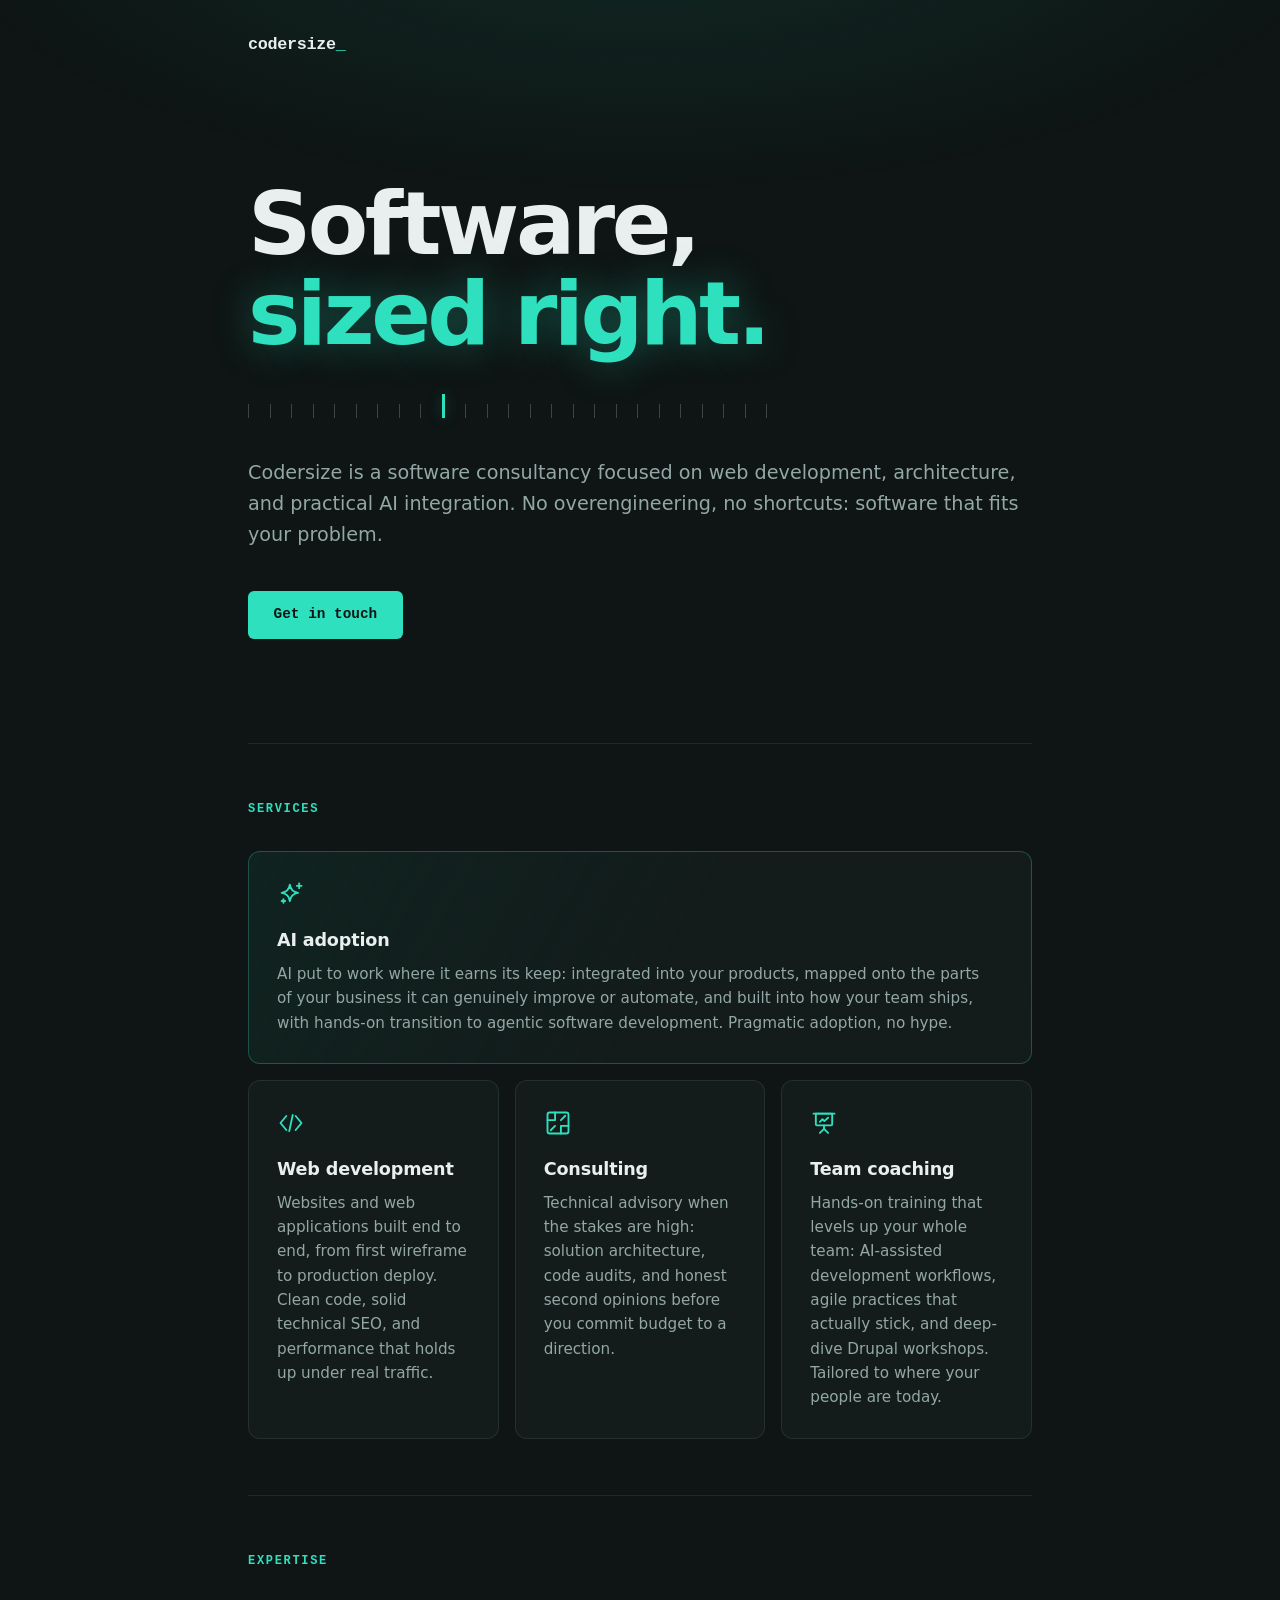
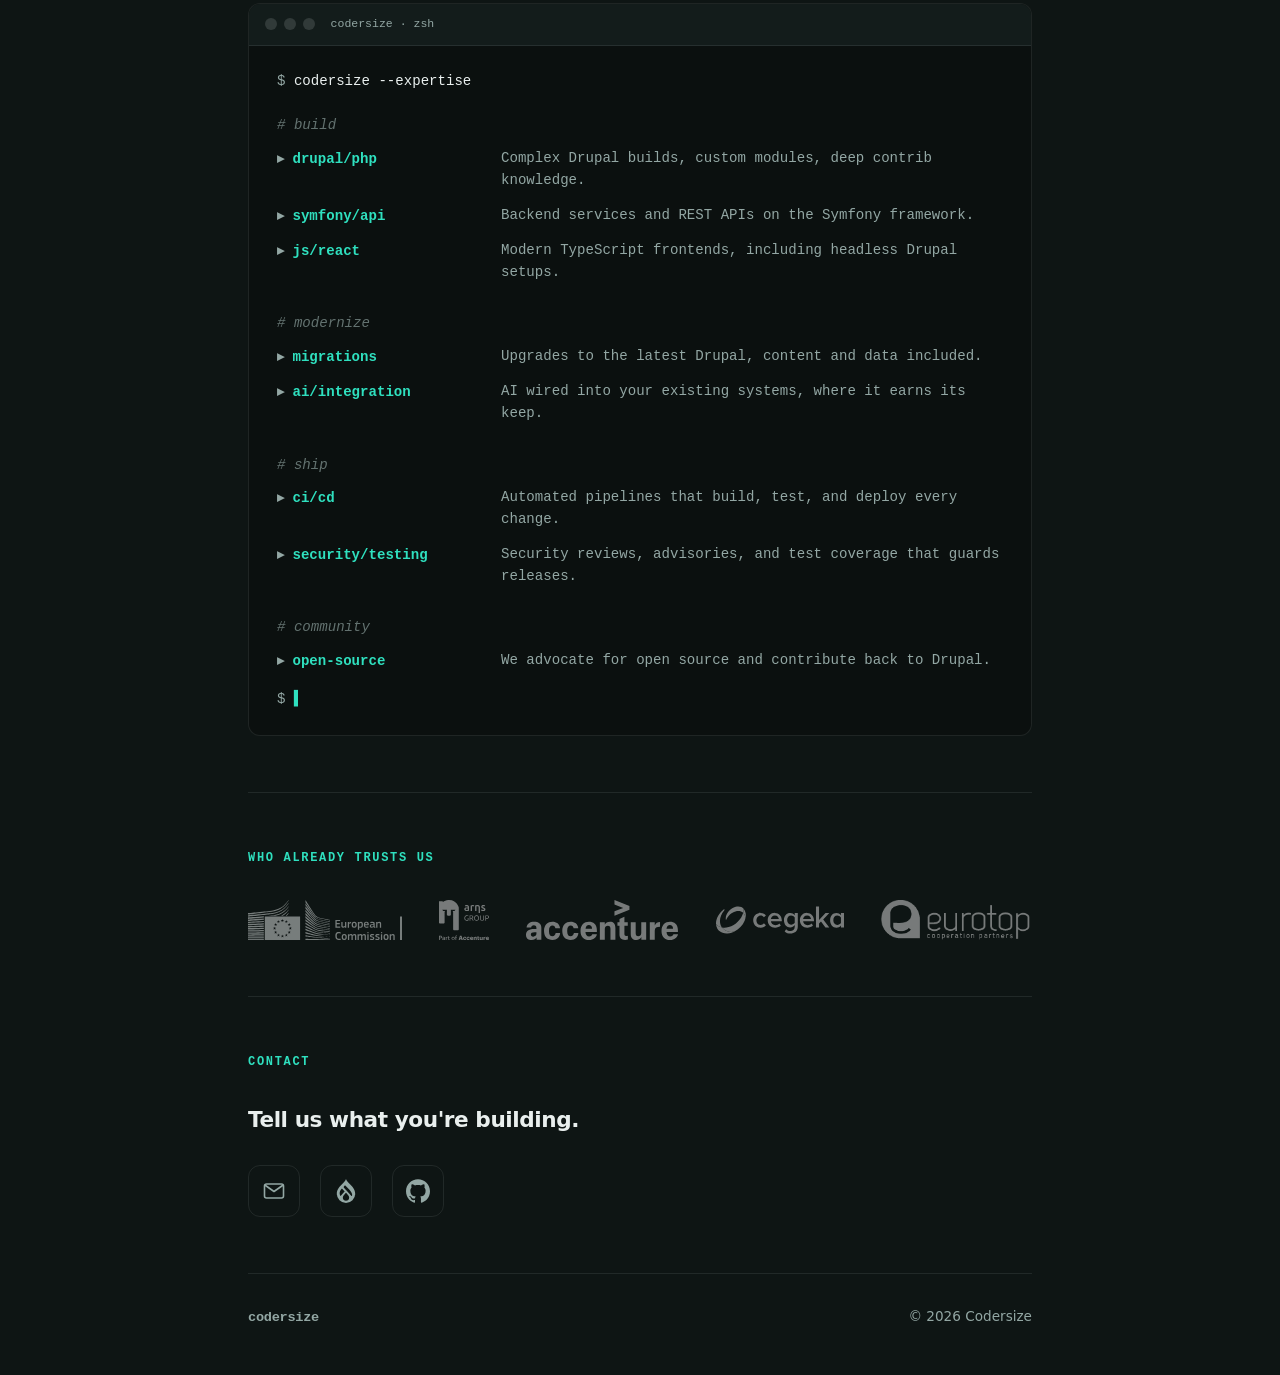
<file: index.html>
<!DOCTYPE html>
<html lang="en">
<head>
  <meta charset="utf-8">
  <meta name="viewport" content="width=device-width, initial-scale=1">
  <title>Codersize | Software consultancy</title>
  <meta name="description" content="Codersize is a software consultancy focused on web development, architecture, and practical AI integration. Software that fits your problem.">
  <meta name="color-scheme" content="dark">
  <meta name="theme-color" content="#0e1514">
  <link rel="stylesheet" href="style.css">
  <link rel="icon" href="data:image/svg+xml,<svg xmlns='http://www.w3.org/2000/svg' viewBox='0 0 16 16'><rect width='16' height='16' fill='%230E1514'/><rect x='3' y='7' width='10' height='2' fill='%232FE0BF'/></svg>">
</head>
<body>

  <header class="site-header">
    <span class="wordmark">codersize<span class="cursor">_</span></span>
  </header>

  <main>
    <section class="hero">
      <div class="hero-head">
      <h1>Software,<br><span class="glow">sized&nbsp;right.</span></h1>
      <div class="ruler" aria-hidden="true">
        <span></span><span></span><span></span><span></span><span></span><span></span><span></span>
        <span></span><span></span>
        <span class="mark"></span>
        <span></span><span></span><span></span><span></span><span></span><span></span><span></span>
        <span></span><span></span><span></span><span></span><span></span><span></span><span></span>
        <span></span>
      </div>
      </div>
      <p class="lede">
        Codersize is a software consultancy focused on web development,
        architecture, and practical AI integration. No overengineering, no
        shortcuts: software that fits your problem.
      </p>
      <a class="cta js-email" href="#contact-label">Get in touch</a>
    </section>

    <section class="services reveal" aria-labelledby="services-label">
      <h2 class="section-label" id="services-label">Services</h2>

      <div class="service-grid">
        <div class="service featured">
          <svg class="service-icon" aria-hidden="true" viewBox="0 0 24 24" fill="none" stroke="currentColor" stroke-width="1.6" stroke-linecap="round" stroke-linejoin="round">
            <path d="M11 4c.6 4.2 2.8 6.4 7 7-4.2.6-6.4 2.8-7 7-.6-4.2-2.8-6.4-7-7 4.2-.6 6.4-2.8 7-7Z"/>
            <path d="M19 3v4"/>
            <path d="M17 5h4"/>
            <path d="M5.5 16.5v3"/>
            <path d="M4 18h3"/>
          </svg>
          <h3>AI adoption</h3>
          <p>
            AI put to work where it earns its keep: integrated into your
            products, mapped onto the parts of your business it can genuinely
            improve or automate, and built into how your team ships, with
            hands-on transition to agentic software development. Pragmatic
            adoption, no hype.
          </p>
        </div>

        <div class="service">
          <svg class="service-icon" aria-hidden="true" viewBox="0 0 24 24" fill="none" stroke="currentColor" stroke-width="1.6" stroke-linecap="round" stroke-linejoin="round">
            <path d="M8 6 3 12l5 6"/>
            <path d="M16 6l5 6-5 6"/>
            <path d="M13.5 5 10.5 19"/>
          </svg>
          <h3>Web development</h3>
          <p>
            Websites and web applications built end to end, from first
            wireframe to production deploy. Clean code, solid technical SEO,
            and performance that holds up under real traffic.
          </p>
        </div>


        <div class="service">
          <svg class="service-icon" aria-hidden="true" viewBox="0 0 24 24" fill="none" stroke="currentColor" stroke-width="1.6" stroke-linecap="round" stroke-linejoin="round">
            <rect x="3" y="3" width="18" height="18" rx="2"/>
            <path d="M3 9.5h6.5V3"/>
            <path d="M21 14.5h-6.5V21"/>
            <path d="M9.5 14.5 5.8 18.2"/>
            <path d="M14.5 9.5 18.2 5.8"/>
          </svg>
          <h3>Consulting</h3>
          <p>
            Technical advisory when the stakes are high: solution
            architecture, code audits, and honest second opinions before you
            commit budget to a direction.
          </p>
        </div>

        <div class="service">
          <svg class="service-icon" aria-hidden="true" viewBox="0 0 24 24" fill="none" stroke="currentColor" stroke-width="1.6" stroke-linecap="round" stroke-linejoin="round">
            <path d="M3 4h18"/>
            <path d="M5 4h14v9a1 1 0 0 1-1 1H6a1 1 0 0 1-1-1V4Z"/>
            <path d="m8.5 11 2.2-2.2 1.6 1.6L15.5 7.5"/>
            <path d="M12 14v3"/>
            <path d="m12 17-3.5 3.5"/>
            <path d="m12 17 3.5 3.5"/>
          </svg>
          <h3>Team coaching</h3>
          <p>
            Hands-on training that levels up your whole team: AI-assisted
            development workflows, agile practices that actually stick, and
            deep-dive Drupal workshops. Tailored to where your people are
            today.
          </p>
        </div>
      </div>
    </section>

    <section class="expertise reveal" aria-labelledby="expertise-label">
      <h2 class="section-label" id="expertise-label">Expertise</h2>
      <div class="terminal">
        <div class="terminal-bar">
          <button type="button" class="dot dot-close" aria-label="Close terminal"></button>
          <button type="button" class="dot dot-min" aria-label="Minimize terminal"></button>
          <button type="button" class="dot dot-zoom" aria-label="Expand terminal"></button>
          <span class="terminal-title">codersize · zsh</span>
        </div>
        <div class="terminal-body">
          <p class="prompt" aria-hidden="true"><span class="prompt-sign">$</span> codersize --expertise</p>
          <p class="term-comment"># build</p>
          <dl>
            <div class="skill">
              <dt>drupal/php</dt>
              <dd>Complex Drupal builds, custom modules, deep contrib knowledge.</dd>
            </div>
            <div class="skill">
              <dt>symfony/api</dt>
              <dd>Backend services and REST APIs on the Symfony framework.</dd>
            </div>
            <div class="skill">
              <dt>js/react</dt>
              <dd>Modern TypeScript frontends, including headless Drupal setups.</dd>
            </div>
          </dl>
          <p class="term-comment"># modernize</p>
          <dl>
            <div class="skill">
              <dt>migrations</dt>
              <dd>Upgrades to the latest Drupal, content and data included.</dd>
            </div>
            <div class="skill">
              <dt>ai/integration</dt>
              <dd>AI wired into your existing systems, where it earns its keep.</dd>
            </div>
          </dl>
          <p class="term-comment"># ship</p>
          <dl>
            <div class="skill">
              <dt>ci/cd</dt>
              <dd>Automated pipelines that build, test, and deploy every change.</dd>
            </div>
            <div class="skill">
              <dt>security/testing</dt>
              <dd>Security reviews, advisories, and test coverage that guards releases.</dd>
            </div>
          </dl>
          <p class="term-comment"># community</p>
          <dl>
            <div class="skill">
              <dt>open-source</dt>
              <dd>We advocate for open source and contribute back to Drupal.</dd>
            </div>
          </dl>
          <p class="prompt" aria-hidden="true"><span class="prompt-sign">$</span> <span class="caret">▍</span></p>
        </div>
      </div>
    </section>

    <section class="clients reveal" aria-labelledby="clients-label">
      <h2 class="section-label" id="clients-label">Who already trusts us</h2>
      <ul class="client-logos">
        <li><img class="no-tint" src="assets/european-commission.svg" alt="European Commission" height="40"></li>
        <li><img src="assets/arhs.svg" alt="Arhs Group" height="40"></li>
        <li><img src="assets/accenture.svg" alt="Accenture" height="40"></li>
        <li><img src="assets/cegeka.svg" alt="Cegeka" height="40"></li>
        <li><img src="assets/eurotop.png" alt="Eurotop" height="40"></li>
      </ul>
    </section>

    <section class="contact reveal" aria-labelledby="contact-label">
      <h2 class="section-label" id="contact-label">Contact</h2>
      <p class="contact-line">
        Tell us what you're building.
      </p>
      <ul class="contact-icons">
        <li>
          <a class="js-email" href="#contact-label" aria-label="Send us an email">
            <svg viewBox="0 0 24 24" fill="none" stroke="currentColor" stroke-width="1.6" stroke-linecap="round" stroke-linejoin="round" aria-hidden="true">
              <rect x="2.5" y="5" width="19" height="14" rx="2"/>
              <path d="m3.5 6.5 8.5 6 8.5-6"/>
            </svg>
          </a>
        </li>
        <li>
          <a href="https://www.drupal.org/u/joevagyok" target="_blank" rel="me noopener" aria-label="Drupal.org profile (opens in a new tab)">
            <svg viewBox="0 0 24 24" fill="currentColor" aria-hidden="true">
              <path d="M15.78 5.113C14.09 3.425 12.48 1.815 11.998 0c-.48 1.815-2.09 3.425-3.778 5.113-2.534 2.53-5.405 5.4-5.405 9.702a9.184 9.185 0 1 0 18.368 0c0-4.303-2.871-7.171-5.405-9.702M6.72 16.954c-.563-.019-2.64-3.6 1.215-7.416l2.55 2.788a.218.218 0 0 1-.016.325c-.61.625-3.204 3.227-3.527 4.126-.066.186-.164.18-.222.177M12 21.677a3.158 3.158 0 0 1-3.158-3.159 3.291 3.291 0 0 1 .787-2.087c.57-.696 2.37-2.655 2.37-2.655s1.774 1.988 2.367 2.649a3.09 3.09 0 0 1 .792 2.093A3.158 3.158 0 0 1 12 21.677m6.046-5.123c-.068.15-.223.398-.431.405-.371.014-.411-.177-.686-.583-.604-.892-5.864-6.39-6.848-7.455-.866-.935-.122-1.595.223-1.94.433-.434.686-.687.686-.687s1.29 1.223 2.983 2.919c1.694 1.695 4.788 4.863 4.073 7.341"/>
            </svg>
          </a>
        </li>
        <li>
          <a href="https://github.com/nagyad" target="_blank" rel="me noopener" aria-label="GitHub profile (opens in a new tab)">
            <svg viewBox="0 0 24 24" fill="currentColor" aria-hidden="true">
              <path d="M12 .297c-6.63 0-12 5.373-12 12 0 5.303 3.438 9.8 8.205 11.385.6.113.82-.258.82-.577 0-.285-.01-1.04-.015-2.04-3.338.724-4.042-1.61-4.042-1.61C4.422 18.07 3.633 17.7 3.633 17.7c-1.087-.744.084-.729.084-.729 1.205.084 1.838 1.236 1.838 1.236 1.07 1.835 2.809 1.305 3.495.998.108-.776.417-1.305.76-1.605-2.665-.3-5.466-1.332-5.466-5.93 0-1.31.465-2.38 1.235-3.22-.135-.303-.54-1.523.105-3.176 0 0 1.005-.322 3.3 1.23.96-.267 1.98-.399 3-.405 1.02.006 2.04.138 3 .405 2.28-1.552 3.285-1.23 3.285-1.23.645 1.653.24 2.873.12 3.176.765.84 1.23 1.91 1.23 3.22 0 4.61-2.805 5.625-5.475 5.92.42.36.81 1.096.81 2.22 0 1.606-.015 2.896-.015 3.286 0 .315.21.69.825.57C20.565 22.092 24 17.592 24 12.297c0-6.627-5.373-12-12-12"/>
            </svg>
          </a>
        </li>
      </ul>
    </section>
  </main>

  <footer class="site-footer">
    <span class="wordmark small">codersize</span>
    <span>&copy; 2026 Codersize</span>
  </footer>

  <script>
    (function () {
      document.documentElement.classList.add('js');

      var reveals = document.querySelectorAll('.reveal');
      if ('IntersectionObserver' in window) {
        var observer = new IntersectionObserver(function (entries) {
          entries.forEach(function (entry) {
            if (entry.isIntersecting) {
              entry.target.classList.add('revealed');
              observer.unobserve(entry.target);
            }
          });
        }, { threshold: 0.12 });
        reveals.forEach(function (el) {
          observer.observe(el);
        });
      } else {
        reveals.forEach(function (el) {
          el.classList.add('revealed');
        });
      }

      document.querySelectorAll('.ruler span').forEach(function (tick, i) {
        tick.style.animationDelay = (i * 0.03).toFixed(2) + 's';
      });

      var address = ['info', ['codersize', 'com'].join('.')].join('@');
      document.querySelectorAll('.js-email').forEach(function (el) {
        el.setAttribute('href', 'mail' + 'to:' + address);
        if (el.hasAttribute('data-email-text')) {
          el.textContent = address;
        }
      });

      var term = document.querySelector('.terminal');
      if (!term) return;
      var body = term.querySelector('.terminal-body');

      term.querySelector('.dot-close').addEventListener('click', function () {
        if (term.classList.contains('exited')) {
          term.classList.remove('shake');
          void term.offsetWidth;
          term.classList.add('shake');
          return;
        }
        term.classList.add('exited');
        var cmd = document.createElement('p');
        cmd.className = 'prompt';
        cmd.innerHTML = '<span class="prompt-sign">$</span> exit';
        var reply = document.createElement('p');
        reply.className = 'prompt egg-line';
        reply.textContent = 'Nice try. We don’t quit on hard problems.';
        body.insertBefore(cmd, body.lastElementChild);
        body.insertBefore(reply, body.lastElementChild);
      });

      term.querySelector('.dot-min').addEventListener('click', function () {
        term.classList.toggle('minimized');
      });

      term.querySelector('.dot-zoom').addEventListener('click', function () {
        term.classList.toggle('zoomed');
      });
    })();
  </script>
</body>
</html>
</file>
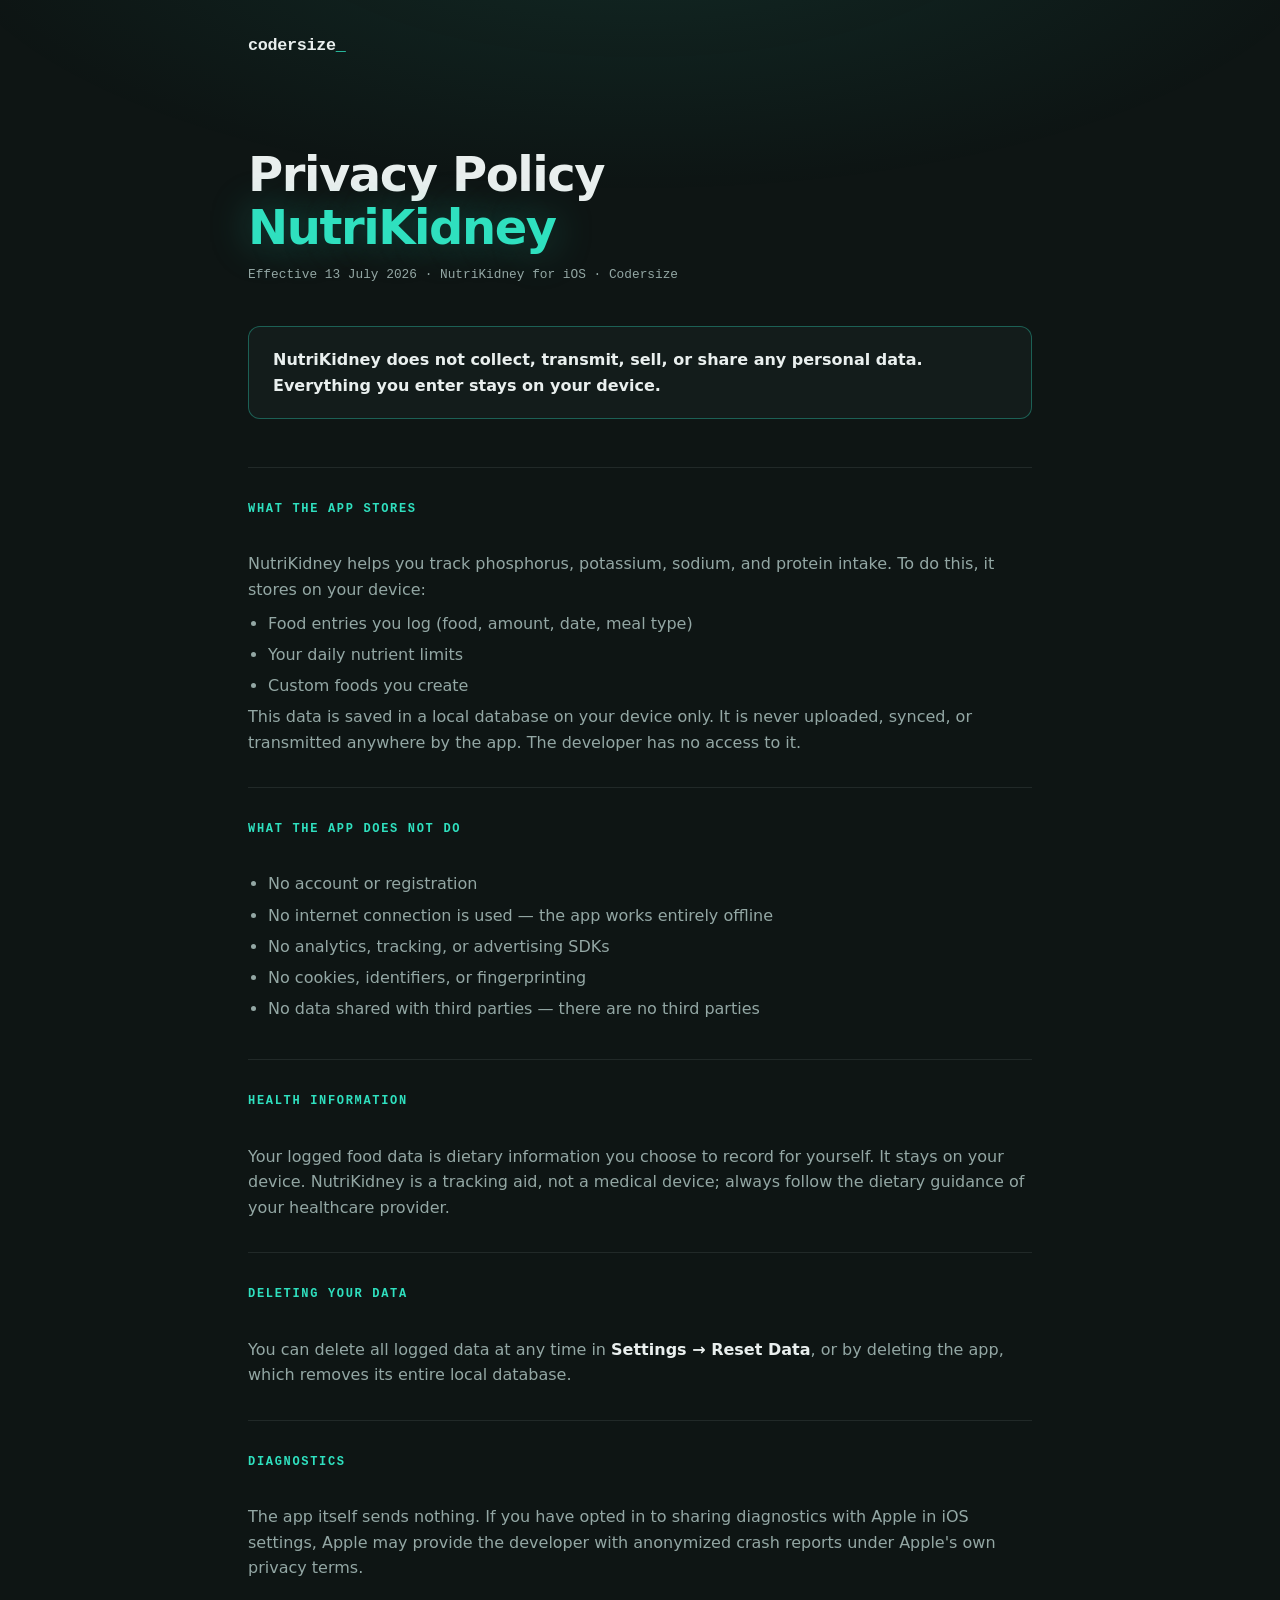
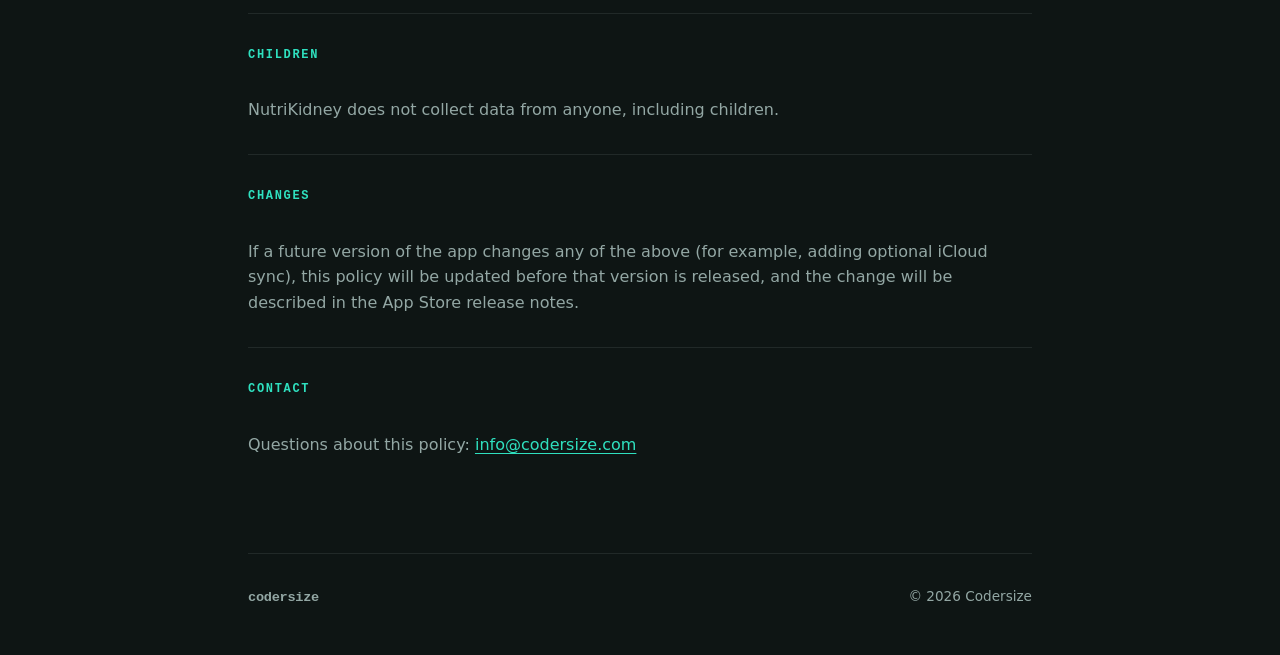
<file: nutrikidney/privacy/index.html>
<!DOCTYPE html>
<html lang="en">
<head>
  <meta charset="utf-8">
  <meta name="viewport" content="width=device-width, initial-scale=1">
  <title>Privacy Policy — NutriKidney | Codersize</title>
  <meta name="description" content="Privacy policy for the NutriKidney iOS app.">
  <meta name="robots" content="noindex">
  <meta name="color-scheme" content="dark">
  <meta name="theme-color" content="#0e1514">
  <link rel="stylesheet" href="/style.css">
  <link rel="icon" href="data:image/svg+xml,<svg xmlns='http://www.w3.org/2000/svg' viewBox='0 0 16 16'><rect width='16' height='16' fill='%230E1514'/><rect x='3' y='7' width='10' height='2' fill='%232FE0BF'/></svg>">
  <style>
    .policy {
      padding: 3.5rem 0 4rem;
      animation: rise 0.7s ease-out both;
    }
    .policy h1 {
      font-size: clamp(2rem, 6vw, 3rem);
      font-weight: 780;
      letter-spacing: -0.03em;
      line-height: 1.1;
      margin-bottom: 0.75rem;
    }
    .policy h1 .glow {
      color: var(--accent);
      text-shadow: 0 0 40px var(--glow);
    }
    .policy-meta {
      font-family: var(--mono);
      font-size: 0.8rem;
      color: var(--muted);
      margin-bottom: 2.5rem;
    }
    .policy-summary {
      background: var(--surface);
      border: 1px solid rgba(47, 224, 191, 0.35);
      border-radius: 12px;
      padding: 1.25rem 1.5rem;
      font-weight: 600;
      margin-bottom: 3rem;
    }
    .policy section {
      border-top: 1px solid var(--hairline);
      padding: 2rem 0;
    }
    .policy section p,
    .policy section li {
      color: var(--muted);
    }
    .policy section strong {
      color: var(--ink);
    }
    .policy ul {
      padding-left: 1.25rem;
      margin-top: 0.5rem;
    }
    .policy li {
      margin: 0.35rem 0;
    }
  </style>
</head>
<body>

  <header class="site-header">
    <a href="/" style="text-decoration: none; color: inherit;"><span class="wordmark">codersize<span class="cursor">_</span></span></a>
  </header>

  <main class="policy">
    <h1>Privacy Policy<br><span class="glow">NutriKidney</span></h1>
    <p class="policy-meta">Effective 13 July 2026 · NutriKidney for iOS · Codersize</p>

    <div class="policy-summary">
      NutriKidney does not collect, transmit, sell, or share any personal data.
      Everything you enter stays on your device.
    </div>

    <section>
      <h2 class="section-label">What the app stores</h2>
      <p>
        NutriKidney helps you track phosphorus, potassium, sodium, and protein
        intake. To do this, it stores on your device:
      </p>
      <ul>
        <li>Food entries you log (food, amount, date, meal type)</li>
        <li>Your daily nutrient limits</li>
        <li>Custom foods you create</li>
      </ul>
      <p>
        This data is saved in a local database on your device only. It is never
        uploaded, synced, or transmitted anywhere by the app. The developer has
        no access to it.
      </p>
    </section>

    <section>
      <h2 class="section-label">What the app does not do</h2>
      <ul>
        <li>No account or registration</li>
        <li>No internet connection is used — the app works entirely offline</li>
        <li>No analytics, tracking, or advertising SDKs</li>
        <li>No cookies, identifiers, or fingerprinting</li>
        <li>No data shared with third parties — there are no third parties</li>
      </ul>
    </section>

    <section>
      <h2 class="section-label">Health information</h2>
      <p>
        Your logged food data is dietary information you choose to record for
        yourself. It stays on your device. NutriKidney is a tracking aid, not a
        medical device; always follow the dietary guidance of your healthcare
        provider.
      </p>
    </section>

    <section>
      <h2 class="section-label">Deleting your data</h2>
      <p>
        You can delete all logged data at any time in
        <strong>Settings → Reset Data</strong>, or by deleting the app, which
        removes its entire local database.
      </p>
    </section>

    <section>
      <h2 class="section-label">Diagnostics</h2>
      <p>
        The app itself sends nothing. If you have opted in to sharing
        diagnostics with Apple in iOS settings, Apple may provide the developer
        with anonymized crash reports under Apple's own privacy terms.
      </p>
    </section>

    <section>
      <h2 class="section-label">Children</h2>
      <p>NutriKidney does not collect data from anyone, including children.</p>
    </section>

    <section>
      <h2 class="section-label">Changes</h2>
      <p>
        If a future version of the app changes any of the above (for example,
        adding optional iCloud sync), this policy will be updated before that
        version is released, and the change will be described in the App Store
        release notes.
      </p>
    </section>

    <section>
      <h2 class="section-label">Contact</h2>
      <p>
        Questions about this policy:
        <a class="js-email" href="#" data-email-text>&nbsp;</a>
      </p>
    </section>
  </main>

  <footer class="site-footer">
    <span class="wordmark small">codersize</span>
    <span>&copy; 2026 Codersize</span>
  </footer>

  <script>
    (function () {
      var address = ['info', ['codersize', 'com'].join('.')].join('@');
      document.querySelectorAll('.js-email').forEach(function (el) {
        el.setAttribute('href', 'mail' + 'to:' + address);
        if (el.hasAttribute('data-email-text')) {
          el.textContent = address;
        }
      });
    })();
  </script>
</body>
</html>
</file>
<file: style.css>
/* Codersize — elevated dark, sized right. */

:root {
  --bg: #0e1514;
  --surface: #131c1b;
  --ink: #e9efee;
  --muted: #93a7a4;
  --accent: #2fe0bf;
  --accent-deep: #17b298;
  --hairline: rgba(233, 239, 238, 0.09);
  --glow: rgba(47, 224, 191, 0.35);
  --sans: system-ui, -apple-system, "Segoe UI", Helvetica, Arial, sans-serif;
  --mono: ui-monospace, "SF Mono", "Cascadia Code", Menlo, Consolas, monospace;
}

* {
  margin: 0;
  padding: 0;
  box-sizing: border-box;
}

html {
  color-scheme: dark;
}

body {
  font-family: var(--sans);
  color: var(--ink);
  background: var(--bg);
  line-height: 1.6;
  max-width: 52rem;
  margin: 0 auto;
  padding: 0 1.5rem;
  -webkit-font-smoothing: antialiased;
}

/* Ambient glow behind the hero */
body::before {
  content: "";
  position: fixed;
  inset: 0;
  pointer-events: none;
  background: radial-gradient(
    ellipse 80% 45% at 50% -10%,
    rgba(47, 224, 191, 0.1),
    transparent 70%
  );
  z-index: -1;
}

a {
  color: var(--accent);
  text-decoration-thickness: 1px;
  text-underline-offset: 3px;
  transition: color 0.15s ease;
}

a:hover {
  text-decoration-thickness: 2px;
  color: #6ffde0;
}

a:focus-visible {
  outline: 2px solid var(--accent);
  outline-offset: 3px;
  border-radius: 2px;
}

::selection {
  background: var(--accent);
  color: var(--bg);
}

/* Header */

.site-header {
  display: flex;
  justify-content: space-between;
  align-items: baseline;
  padding: 2rem 0;
}

.wordmark {
  font-family: var(--mono);
  font-weight: 700;
  font-size: 1.05rem;
  letter-spacing: -0.02em;
}

.wordmark .cursor {
  color: var(--accent);
  animation: blink 1.2s steps(1) infinite;
}

/* Hero */

.hero {
  padding: 5.5rem 0 6.5rem;
  animation: rise 0.7s ease-out both;
}

.hero h1 {
  font-size: clamp(3rem, 10vw, 5.5rem);
  font-weight: 780;
  letter-spacing: -0.04em;
  line-height: 1.02;
}

.hero h1 .glow {
  color: var(--accent);
  text-shadow: 0 0 40px var(--glow);
}

/* Signature: measurement ruler — one tick marks the right size. */
.hero-head {
  display: inline-block;
  max-width: 100%;
}

.ruler {
  display: flex;
  align-items: flex-end;
  justify-content: space-between;
  height: 24px;
  margin: 2.25rem 0 2.5rem;
}

.ruler span {
  width: 1px;
  height: 14px;
  background: rgba(233, 239, 238, 0.22);
  animation: tick-in 0.4s ease-out both;
}

.ruler .mark {
  width: 3px;
  height: 24px;
  background: var(--accent);
  box-shadow: 0 0 14px var(--glow);
}

.lede {
  font-size: 1.2rem;
  color: var(--muted);
  margin-bottom: 2.5rem;
}

.cta {
  display: inline-block;
  font-family: var(--mono);
  font-size: 0.9rem;
  font-weight: 600;
  color: var(--bg);
  background: var(--accent);
  text-decoration: none;
  padding: 0.8rem 1.6rem;
  border-radius: 6px;
  box-shadow: 0 0 0 rgba(47, 224, 191, 0);
  transition: box-shadow 0.2s ease, background 0.2s ease, transform 0.2s ease;
}

.cta:hover {
  color: var(--bg);
  background: #56f2d3;
  box-shadow: 0 0 28px var(--glow);
  transform: translateY(-1px);
}

/* Sections */

.section-label {
  font-family: var(--mono);
  font-size: 0.75rem;
  font-weight: 600;
  text-transform: uppercase;
  letter-spacing: 0.14em;
  color: var(--accent);
  margin-bottom: 2rem;
}

.services,
.expertise,
.clients,
.contact {
  border-top: 1px solid var(--hairline);
  padding: 3.5rem 0;
}

/* Client logos — quiet monochrome strip */

.client-logos {
  list-style: none;
  display: flex;
  flex-wrap: wrap;
  align-items: center;
  justify-content: space-between;
  gap: 2rem;
}

.client-logos img {
  display: block;
  height: 2.5rem;
  width: auto;
  filter: brightness(0) invert(0.88);
  opacity: 0.5;
  transition: opacity 0.2s ease;
}

.client-logos li:hover img {
  opacity: 0.85;
}

.client-logos img.no-tint {
  filter: none;
}

/* Services — elevated cards with line icons */

.service-grid {
  display: grid;
  grid-template-columns: repeat(3, 1fr);
  gap: 1rem;
}

.service {
  background: var(--surface);
  border: 1px solid var(--hairline);
  border-radius: 12px;
  padding: 1.75rem;
  transition: border-color 0.25s ease, transform 0.25s ease,
    box-shadow 0.25s ease;
}

.service:hover {
  border-color: rgba(47, 224, 191, 0.35);
  transform: translateY(-2px);
  box-shadow: 0 8px 30px rgba(0, 0, 0, 0.35), 0 0 18px rgba(47, 224, 191, 0.07);
}

.service.featured {
  grid-column: 1 / -1;
  border-color: rgba(47, 224, 191, 0.28);
  background: linear-gradient(
    120deg,
    rgba(47, 224, 191, 0.07),
    var(--surface) 55%
  );
}

.service.featured:hover {
  border-color: rgba(47, 224, 191, 0.45);
}

.service.featured p {
  max-width: 44rem;
}

.service-icon {
  display: block;
  width: 28px;
  height: 28px;
  color: var(--accent);
  margin-bottom: 1.1rem;
}

.service h3 {
  font-size: 1.1rem;
  font-weight: 650;
  letter-spacing: -0.01em;
  margin-bottom: 0.5rem;
}

.service p {
  color: var(--muted);
  font-size: 0.95rem;
}

/* Expertise — terminal window */

.terminal {
  background: #0b100f;
  border: 1px solid var(--hairline);
  border-radius: 12px;
  overflow: hidden;
}

.terminal-bar {
  display: flex;
  align-items: center;
  gap: 0.45rem;
  padding: 0.7rem 1rem;
  background: var(--surface);
  border-bottom: 1px solid var(--hairline);
}

.terminal-bar .dot {
  appearance: none;
  border: 0;
  padding: 0;
  width: 12px;
  height: 12px;
  border-radius: 50%;
  background: rgba(233, 239, 238, 0.14);
  cursor: pointer;
  display: flex;
  align-items: center;
  justify-content: center;
  font-family: var(--mono);
  font-size: 9px;
  font-weight: 700;
  line-height: 1;
  color: transparent;
  transition: background 0.2s ease, color 0.2s ease;
}

.dot-close::before {
  content: "\00d7";
}

.dot-min::before {
  content: "\2212";
}

.dot-zoom::before {
  content: "+";
}

.terminal-bar:hover .dot-close,
.dot-close:focus-visible {
  background: #ff5f57;
  color: rgba(0, 0, 0, 0.6);
}

.terminal-bar:hover .dot-min,
.dot-min:focus-visible {
  background: #febc2e;
  color: rgba(0, 0, 0, 0.6);
}

.terminal-bar:hover .dot-zoom,
.dot-zoom:focus-visible {
  background: #28c840;
  color: rgba(0, 0, 0, 0.6);
}

.dot:focus-visible {
  outline: 2px solid var(--accent);
  outline-offset: 2px;
}

/* Window states (easter eggs) */

.terminal-body {
  overflow: hidden;
  max-height: 60rem;
  transition: max-height 0.4s ease, padding 0.4s ease;
}

.terminal.minimized .terminal-body {
  max-height: 0;
  padding-top: 0;
  padding-bottom: 0;
}

.terminal {
  transition: margin 0.4s ease;
}

.terminal.zoomed {
  margin-left: min(0rem, calc(50% - 50vw + 1.5rem));
  margin-right: min(0rem, calc(50% - 50vw + 1.5rem));
}

.egg-line {
  color: var(--ink);
}

.terminal.shake {
  animation: shake 0.35s ease;
  animation-timeline: auto;
}

@keyframes shake {
  20% {
    transform: translateX(-5px);
  }
  40% {
    transform: translateX(4px);
  }
  60% {
    transform: translateX(-3px);
  }
  80% {
    transform: translateX(2px);
  }
}

.terminal-title {
  margin-left: 0.5rem;
  font-family: var(--mono);
  font-size: 0.72rem;
  color: var(--muted);
}

.terminal-body {
  padding: 1.5rem 1.75rem;
  font-family: var(--mono);
  font-size: 0.88rem;
}

.prompt {
  color: var(--ink);
  margin: 0;
}

.prompt-sign {
  color: var(--muted);
}

.terminal-body dl {
  margin: 0.3rem 0 0.6rem;
}

.term-comment {
  color: var(--muted);
  opacity: 0.65;
  font-style: italic;
  margin-top: 1.4rem;
}

.caret {
  color: var(--accent);
  animation: blink 1.2s steps(1) infinite;
}

.skill {
  display: grid;
  grid-template-columns: 12rem 1fr;
  gap: 0.25rem 2rem;
  padding: 0.4rem 0;
}

.skill dt {
  font-weight: 600;
  color: var(--accent);
}

.skill dt::before {
  content: "▸ ";
  color: var(--muted);
}

.skill dd {
  color: var(--muted);
  line-height: 1.55;
}

/* Contact */

.contact-line {
  font-size: 1.35rem;
  font-weight: 600;
  letter-spacing: -0.02em;
  line-height: 1.5;
}

.contact-line a {
  font-family: var(--mono);
  font-size: 1.1rem;
  font-weight: 500;
}

.contact-icons {
  list-style: none;
  display: flex;
  gap: 1.25rem;
  margin-top: 1.75rem;
}

.contact-icons a {
  display: flex;
  align-items: center;
  justify-content: center;
  width: 52px;
  height: 52px;
  border: 1px solid var(--hairline);
  border-radius: 12px;
  color: var(--muted);
  transition: color 0.2s ease, border-color 0.2s ease, transform 0.2s ease;
}

.contact-icons a:hover {
  color: var(--accent);
  border-color: rgba(47, 224, 191, 0.35);
  transform: translateY(-2px);
}

.contact-icons svg {
  width: 24px;
  height: 24px;
}

/* Footer */

.site-footer {
  display: flex;
  justify-content: space-between;
  align-items: baseline;
  border-top: 1px solid var(--hairline);
  padding: 2rem 0 3rem;
  color: var(--muted);
  font-size: 0.85rem;
}

.wordmark.small {
  font-size: 0.85rem;
  font-weight: 600;
}

/* Motion */

@keyframes rise {
  from {
    opacity: 0;
    transform: translateY(12px);
  }
  to {
    opacity: 1;
    transform: none;
  }
}

@keyframes tick-in {
  from {
    opacity: 0;
    transform: scaleY(0);
  }
  to {
    opacity: 1;
    transform: none;
  }
}

@keyframes blink {
  50% {
    opacity: 0;
  }
}

/* Scroll reveals — sections rise in once as they enter the viewport.
   Hidden state only applies when JS is running (html.js). */
html.js .reveal {
  opacity: 0;
  transform: translateY(24px);
  transition: opacity 0.7s ease-out, transform 0.7s ease-out;
}

html.js .reveal.revealed {
  opacity: 1;
  transform: none;
}

@media (prefers-reduced-motion: reduce) {
  .hero,
  .ruler span,
  .wordmark .cursor,
  .caret,
  .service,
  .skill,
  .contact-line {
    animation: none;
  }

  .cta:hover,
  .service:hover,
  .contact-icons a:hover {
    transform: none;
  }

  .terminal.shake {
    animation: none;
  }

  .terminal,
  .terminal-body {
    transition: none;
  }

  html.js .reveal {
    opacity: 1;
    transform: none;
    transition: none;
  }
}

/* Mobile */

@media (max-width: 600px) {
  .hero {
    padding: 3.5rem 0 4rem;
  }

  .service-grid {
    grid-template-columns: 1fr;
  }

  .skill {
    grid-template-columns: 1fr;
  }
}
</file>
